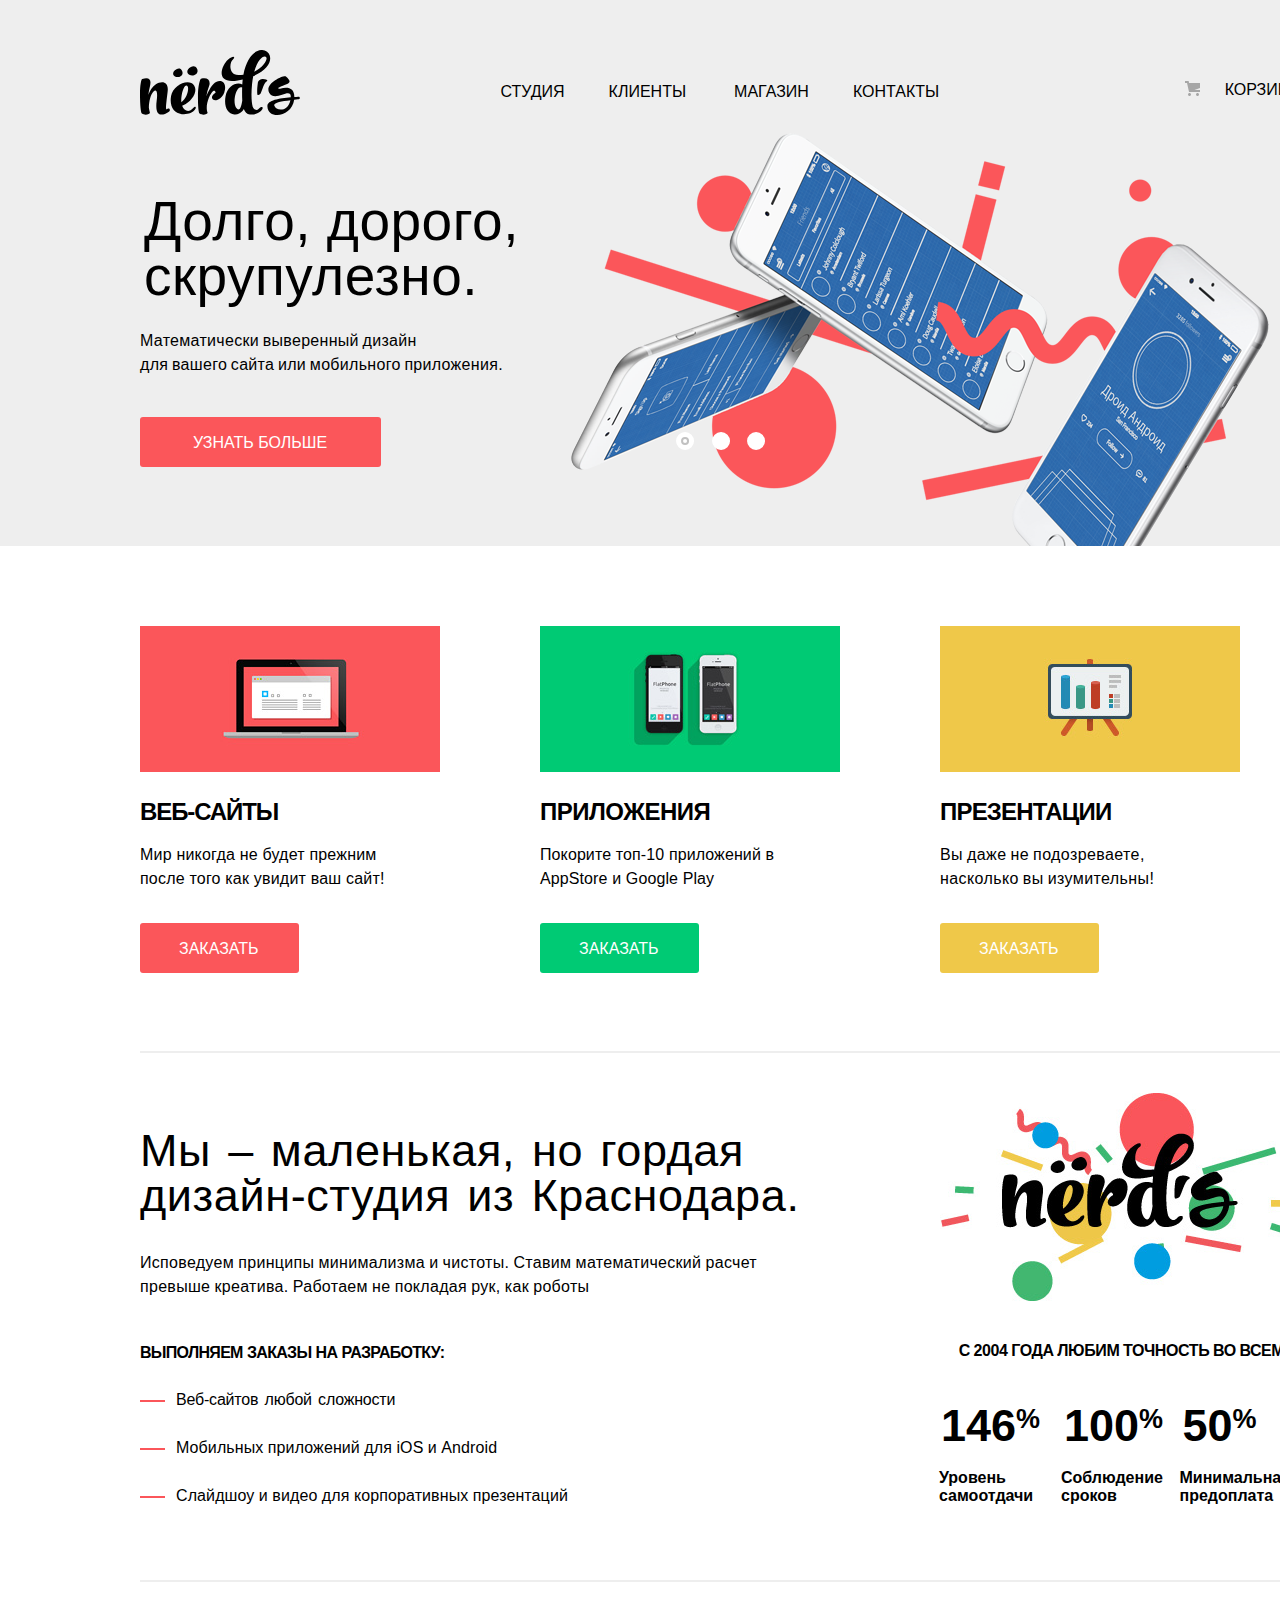
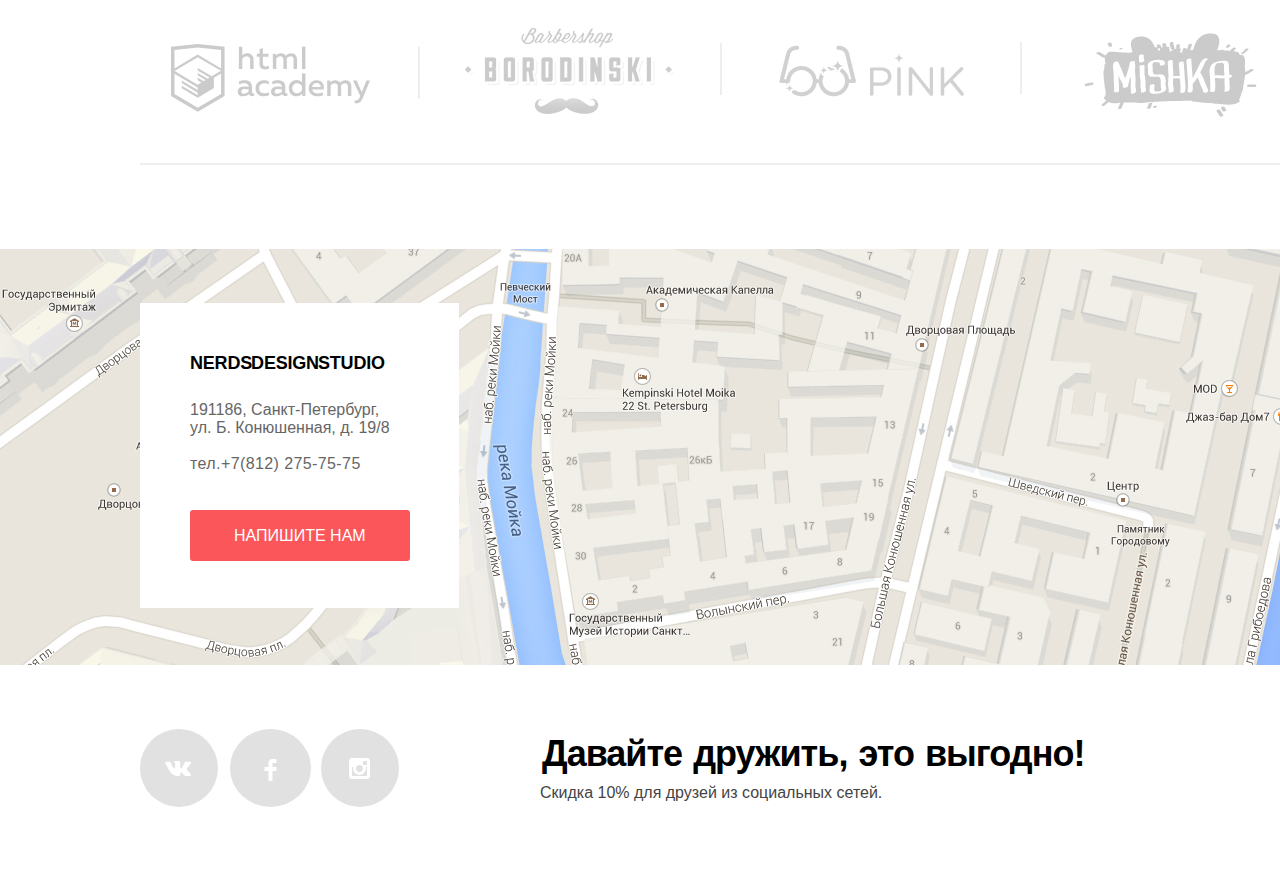
<file: index.html>
<!DOCTYPE html>
<html lang="ru">
    <head>
        <meta charset="utf-8" />
        <title>HTML Academy: Нёрдс</title>
        <link href="css/normalize_mini.css" rel="stylesheet" />
        <link href="css/style_mini.css" rel="stylesheet" />
        <meta name="description" content="Сайт дизайн студии" />
    </head>
    <body class="page-body">
        <header class="main-header">
            <nav class="main-navigation container">
                <a class="main-header-logo">
                    <img src="img/nerds-logo.svg" width="160" height="65" alt="Логотип дизайн-студии Нёрдс" />
                </a>
                <ul class="site-navigation">
                    <li class="nav-item"><a class="nav-link" href="blank.html">Студия</a></li>
                    <li class="nav-item"><a class="nav-link" href="blank.html">Клиенты</a></li>
                    <li class="nav-item"><a class="nav-link" href="catalog.html">Магазин</a></li>
                    <li class="nav-item"><a class="nav-link" href="blank.html">Контакты</a></li>
                </ul>
                <div class="user-navigation">
                    <a class="nav-link bin" href="blank.html">Корзина</a>
                </div>
            </nav>
        </header>
        <main class="main-page">
            <h1 class="visually-hidden">Интернет магазин Nerds</h1>
            <section class="description">
                <ul class="description-list container">
                    <li class="description-item slider-one slide slide-current">
                        <p class="slider-title slider-title-main">Долго, дорого, скрупулезно.</p>
                        <p class="under-slider-main">
                            Математически выверенный дизайн <br />
                            для вашего сайта или мобильного приложения.
                        </p>
                        <a class="button slider-button" href="blank.html">УЗНАТЬ БОЛЬШЕ</a>
                    </li>
                    <li class="description-item slider-two slide">
                        <p class="slider-title slider-title-second">
                            Любим математику <br />
                            как никто другой
                        </p>
                        <p class="under-slider-second">Никакого креатива, только математические формулы для расчета идеальных пропроций</p>
                        <a class="button slider-button" href="blank.html">УЗНАТЬ БОЛЬШЕ</a>
                    </li>
                    <li class="description-item slider-three slide">
                        <p class="slider-title slider-title-third">Только ночь, только хардкор</p>
                        <p class="under-slider-third">Работать днем, как все? Мы против этого. Ближе к полуночи работа только начинается.</p>
                        <a class="button slider-button" href="blank.html">УЗНАТЬ БОЛЬШЕ</a>
                    </li>
                </ul>
                <div class="slider-controls">
                    <button class="toggle-button active" type="button" aria-label="Первый слайд"></button>
                    <button class="toggle-button" type="button" aria-label="Второй слайд"></button>
                    <button class="toggle-button" type="button" aria-label="Третий слайд"></button>
                </div>
            </section>
            <section class="services container border">
                <h2 class="visually-hidden">Услуги</h2>
                <ul class="service-list">
                    <li class="service-item">
                        <img src="img/picture.png" width="300" height="146" alt="веб сайт" />
                        <h3 class="service-title">Веб-сайты</h3>
                        <p class="service-description">
                            Мир никогда не будет прежним<br />
                            после того как увидит ваш сайт!
                        </p>
                        <a class="button red-button" href="blank.html">Заказать</a>
                    </li>
                    <li class="service-item">
                        <img src="img/picture2.png" width="300" height="146" alt="веб сайт" />
                        <h3 class="service-title">Приложения</h3>
                        <p class="service-description">Покорите топ-10 приложений в AppStore и Google Play</p>
                        <a class="button green-button" href="blank.html">Заказать</a>
                    </li>

                    <li class="service-item">
                        <img src="img/picture3.png" width="300" height="146" alt="веб сайт" />
                        <h3 class="service-title">Презентации</h3>
                        <p class="service-description">
                            Вы даже не подозреваете,<br />
                            насколько вы изумительны!
                        </p>
                        <a class="button yellow-button" href="blank.html">Заказать</a>
                    </li>
                </ul>
            </section>
            <section class="about-company container border">
                <h2 class="visually-hidden">О компании</h2>
                <div class="about">
                    <p class="about-description">Мы – маленькая, но гордая дизайн-студия из Краснодара.</p>
                    <p class="about-about">Исповедуем принципы минимализма и чистоты. Ставим математический расчет превыше креатива. Работаем не покладая рук, как роботы</p>
                    <p class="about-list-header">Выполняем заказы на разработку:</p>
                    <ul class="about-list">
                        <li class="about-item">Веб-сайтов любой сложности</li>
                        <li class="about-item">Мобильных приложений для iOS и Android</li>
                        <li class="about-item">Слайдшоу и видео для корпоративных презентаций</li>
                    </ul>
                </div>
                <div class="table">
                    <img src="img/picture4.png" width="375" height="208" alt="логотип" />
                    <table>
                        <caption class="table-header">
                            С 2004 года любим точность во всем:
                        </caption>
                        <tr>
                            <td class="table-item-description">146<sup class="percent">%</sup></td>
                            <td class="table-item-description">100<sup class="percent">%</sup></td>
                            <td class="table-item-description">50<sup class="percent">%</sup></td>
                        </tr>
                        <tr class="table-line">
                            <th class="table-item">Уровень самоотдачи</th>
                            <th class="table-item">Соблюдение сроков</th>
                            <th class="table-item">Минимальная предоплата</th>
                        </tr>
                    </table>
                </div>
            </section>
            <section class="main-partners container border">
                <h2 class="visually-hidden">Партнёры</h2>
                <ul class="partners-list">
                    <li class="partners-item">
                        <a class="partner partner-one" href="https://htmlacademy.ru/intensive/htmlcss"><img src="img/picture5.svg" width="199" height="68" alt="логотип htmlacademy" /></a>
                    </li>
                    <li class="partners-item">
                        <a class="partner partner-two" href="blank.html"><img src="img/picture6.svg" width="209" height="90" alt="логотип барбершопа" /></a>
                    </li>
                    <li class="partners-item">
                        <a class="partner partner-three" href="blank.html"><img src="img/picture7.svg" width="185" height="52" alt="логотип Pink" /></a>
                    </li>
                    <li class="partners-item">
                        <a class="partner partner-four" href="blank.html"><img src="img/picture8.svg" width="173" height="84" alt="логотип Mishka" /></a>
                    </li>
                </ul>
            </section>
            <section class="contacts main-contacts">
                <h2 class="visually-hidden">Контакты</h2>
                <div class="map">
                    <iframe
                        src="https://www.google.com/maps/embed?pb=!1m18!1m12!1m3!1d1998.603625300316!2d30.320858716173465!3d59.93871916905408!2m3!1f0!2f0!3f0!3m2!1i1024!2i768!4f13.1!3m3!1m2!1s0x4696310fca145cc1%3A0x42b32648d8238007!2z0JHQvtC70YzRiNCw0Y8g0JrQvtC90Y7RiNC10L3QvdCw0Y8g0YPQuy4sIDE5LzgsINCh0LDQvdC60YIt0J_QtdGC0LXRgNCx0YPRgNCzLCAxOTExODY!5e0!3m2!1sru!2sru!4v1592513409258!5m2!1sru!2sru"
                    ></iframe>
                </div>
                <img src="img/map.jpg" width="1440" height="416" alt="Карта" />
                <div class="contact-us">
                    <h4 class="contacts-header">NERDS DESIGN STUDIO</h4>
                    <p class="address">
                        191186, Санкт-Петербург,<br />
                        ул. Б. Конюшенная, д. 19/8
                    </p>
                    <a class="address" href="tel:78122757575">тел.+7(812) 275-75-75</a>
                    <a class="button write-us-button" href="blank.html">Напишите нам</a>
                </div>
            </section>
        </main>
        <footer class="footer">
            <section class="main-footer container">
                <div class="social">
                    <ul class="social-list">
                        <li class="social-item">
                            <a class="social-icon vk" href="https://vk.com/"><img src="img/vkicon.svg" width="26" height="15" alt="Наша страница вконтакте" /></a>
                        </li>
                        <li class="social-item">
                            <a class="social-icon fb" href="https://www.facebook.com/"><img src="img/fbicon.svg" width="15" height="22" alt="Наша страница facebook" /></a>
                        </li>
                        <li class="social-item">
                            <a class="social-icon insta" href="https://www.instagram.com/"><img src="img/instaicon.svg" width="21" height="21" alt="Наш instagram" /></a>
                        </li>
                    </ul>
                </div>
                <div>
                    <p class="friendship">Давайте дружить, это выгодно!</p>
                    <p class="offer">Скидка 10% для друзей из социальных сетей.</p>
                </div>
            </section>
        </footer>
        <!-- Здесь будет всплывающая форма -->
        <section class="popup">
            <h2 class="popup-header">Напишите нам</h2>
            <form class="popup-form" action="https://echo.htmlacademy.ru/" method="post">
                <p class="popup-line">
                    <label class="popup-item" for="name">Ваше имя:</label>
                    <input required pattern="^[A-Za-zА-Яа-яЁё\s]+$" class="popup-name" type="text" name="name" id="name" placeholder="Имя Фамилия"/>
                </p>
                <p class="popup-line email">
                    <label class="popup-item" for="email">Ваш email:</label>
                    <input required class="popup-email" type="email" name="email" id="email" placeholder="email@example.com" />
                </p>
                <p class="popup-line">
                    <label class="popup-item" for="comment">Текст письма:</label>
                    <textarea class="popup-text" name="text" rows="10" cols="50" id="comment" placeholder="В свободной форме"></textarea>
                </p>
                <button class="button popup-button" type="submit">Отправить</button>
            </form>
            <button class="close-button" type="button" aria-label="Закрыть"></button>
        </section>
        <script src="js/popup_mini.js"></script>
    </body>
</html>
</file>
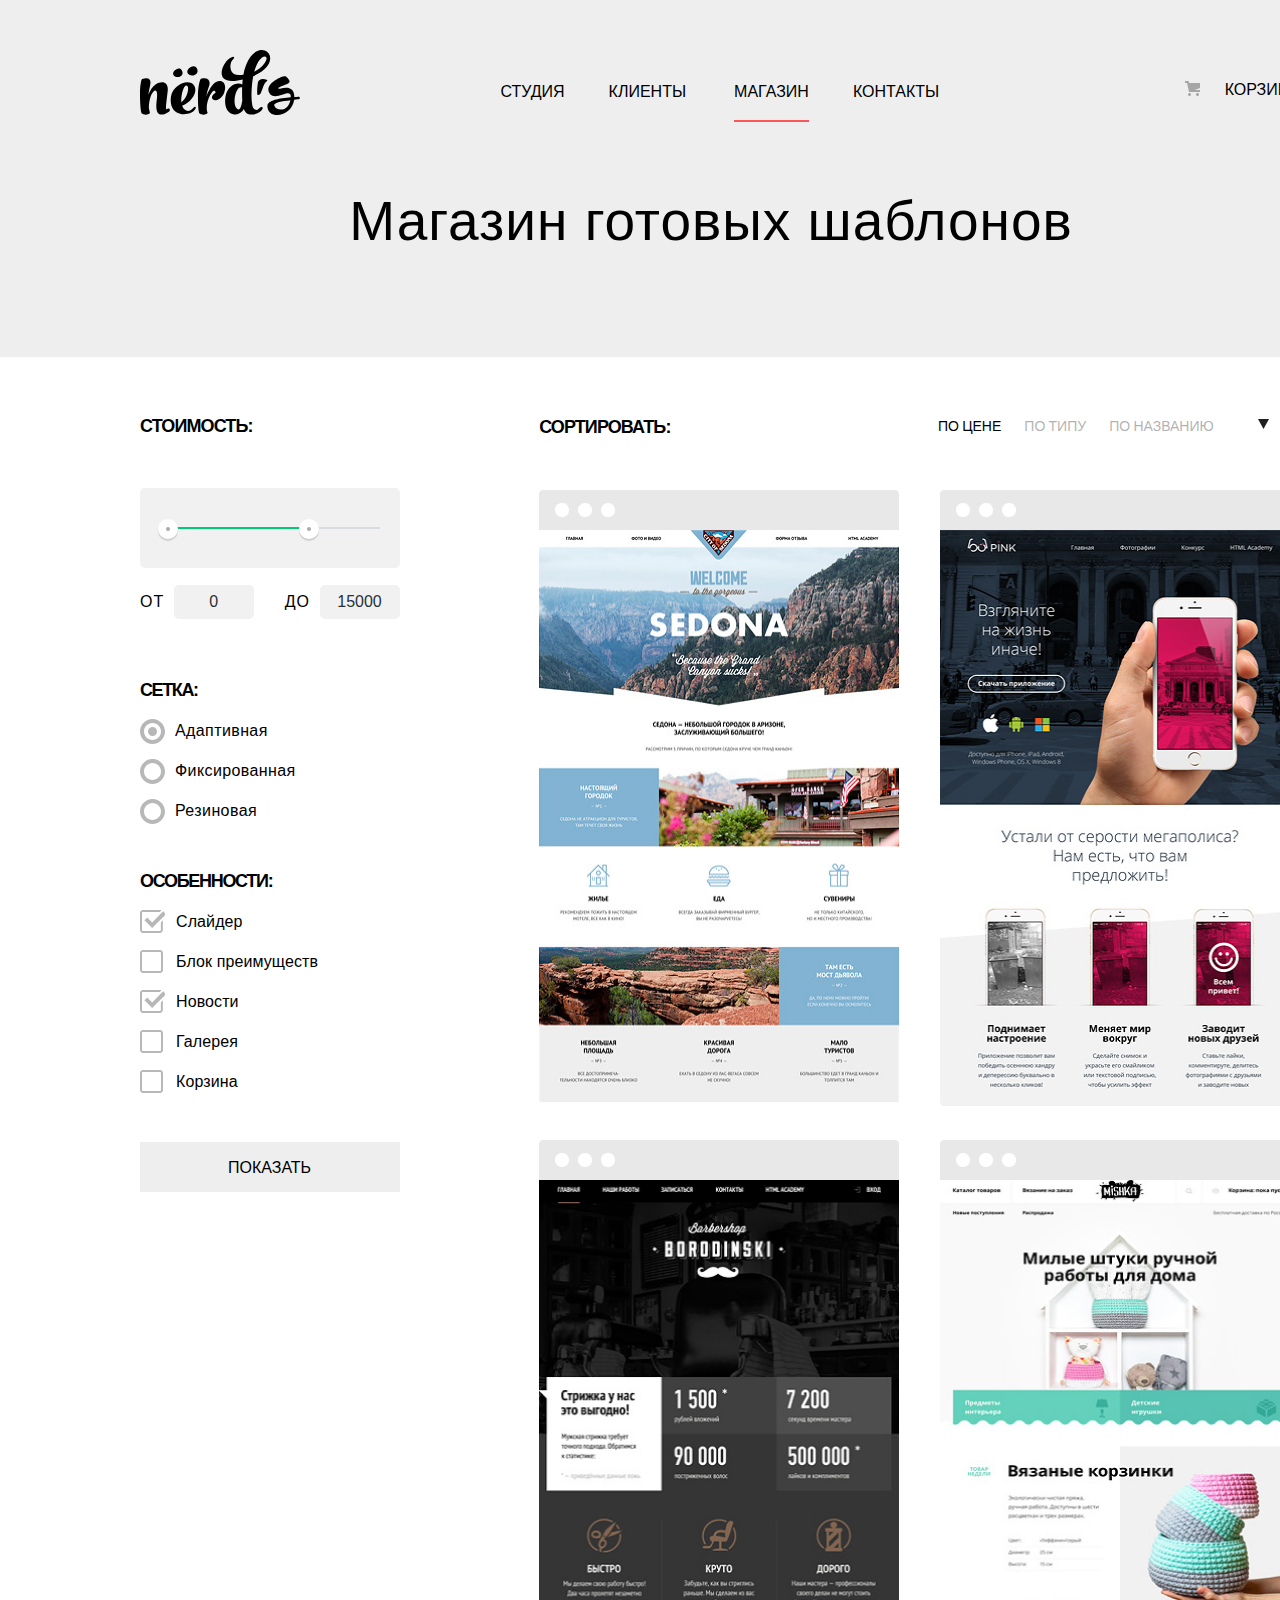
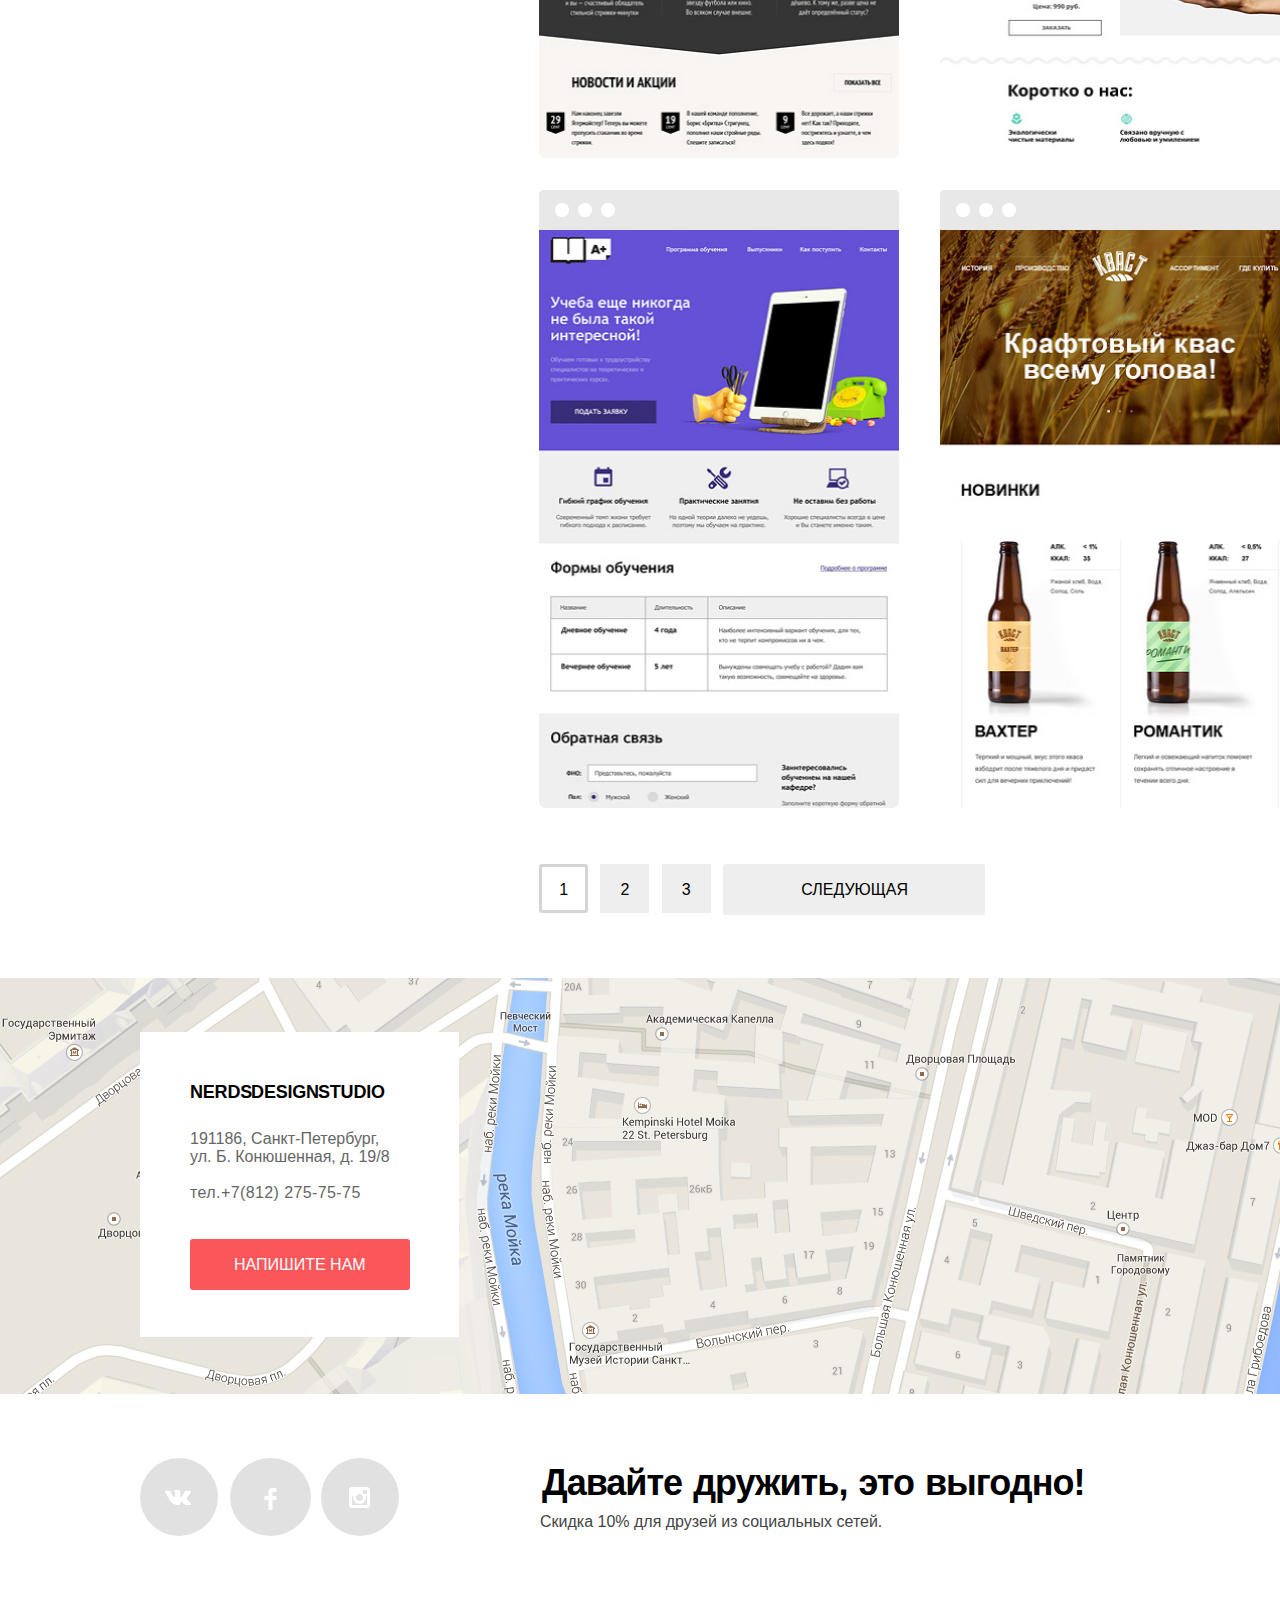
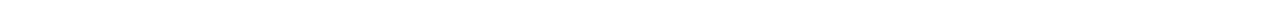
<file: catalog.html>
<!DOCTYPE html>
<html lang="ru">
    <head>
        <meta charset="utf-8" />
        <title>Магазин готовых шаблонов</title>
        <link href="css/normalize_mini.css" rel="stylesheet" />
        <link href="css/style_mini.css" rel="stylesheet" />
    </head>
    <body class="page-body">
        <header class="main-header">
            <nav class="main-navigation container">
                <a class="main-header-logo-catalog" href="index.html">
                    <img src="img/nerds-logo.svg" width="160" height="65" alt="Логотип дизайн-студии Нёрдс»" />
                </a>
                <ul class="site-navigation">
                    <li class="nav-item"><a class="nav-link" href="blank.html">Студия</a></li>
                    <li class="nav-item"><a class="nav-link" href="blank.html">Клиенты</a></li>
                    <li class="nav-item"><a class="nav-link active">Магазин</a></li>
                    <li class="nav-item"><a class="nav-link" href="blank.html">Контакты</a></li>
                </ul>
                <div class="user-navigation">
                    <a class="nav-link bin" href="blank.html">Корзина</a>
                </div>
            </nav>
        </header>
        <main>
            <h1 class="main-title">Магазин готовых шаблонов</h1>
            <section class="main-section container">
                <section class="main-filter">
                    <div class="form-page">
                        <h2 class="visually-hidden">Фильтр</h2>
                        <form action="https://echo.htmlacademy.ru/" method="get">
                            <fieldset class="filter-item">
                                <legend class="text-for-form">Стоимость:</legend>
                                <div class="range-filter">
                                    <div class="range-controls">
                                        <div class="scale">
                                            <div class="bar"></div>
                                        </div>
                                        <div class="toggle toggle-min" tabindex="0"></div>
                                        <div class="toggle toggle-max" tabindex="0"></div>
                                    </div>
                                    <div class="price-controls">
                                        <label class="min-price">от<input type="number" name="min-price" value="0" /></label>
                                        <label class="max-price">до<input type="number" name="max-price" value="15000" /></label>
                                    </div>
                                </div>
                            </fieldset>
                            <fieldset class="radio-item">
                                <legend class="text-form">Сетка:</legend>
                                <ul class="radio-form">
                                    <li class="radiobox-line">
                                        <label class="radio text-for-form">
                                            <input class="radio_input" type="radio" name="net" value="Adaptive" checked />
                                            <span class="radio_box" tabindex="0"></span>
                                            Адаптивная
                                        </label>
                                    </li>
                                    <li class="radiobox-line">
                                        <label class="radio text-for-form">
                                            <input class="radio_input" type="radio" name="net" value="Adaptive" />
                                            <span class="radio_box" tabindex="0"></span>
                                            Фиксированная
                                        </label>
                                    </li>
                                    <li class="radiobox-line">
                                        <label class="radio text-for-form">
                                            <input class="radio_input" type="radio" name="net" value="Adaptive" />
                                            <span class="radio_box" tabindex="0"></span>
                                            Резиновая
                                        </label>
                                    </li>
                                </ul>
                            </fieldset>
                            <fieldset class="checkbox-item">
                                <legend class="text-form">Особенности:</legend>
                                <ul class="checkbox-form">
                                    <li class="checkbox-line">
                                        <label class="check text-for-form">
                                            <input class="check_input" type="checkbox" name="Slider" checked />
                                            <span class="check_box" tabindex="0"></span>
                                            Слайдер
                                        </label>
                                    </li>
                                    <li class="checkbox-line">
                                        <label class="check text-for-form">
                                            <input class="check_input" type="checkbox" name="Block" />
                                            <span class="check_box" tabindex="0"></span>
                                            Блок преимуществ
                                        </label>
                                    </li>
                                    <li class="checkbox-line">
                                        <label class="check text-for-form">
                                            <input class="check_input" type="checkbox" name="News" checked />
                                            <span class="check_box" tabindex="0"></span>
                                            Новости
                                        </label>
                                    </li>
                                    <li class="checkbox-line">
                                        <label class="check text-for-form">
                                            <input class="check_input" type="checkbox" name="Gallery" />
                                            <span class="check_box" tabindex="0"></span>
                                            Галерея
                                        </label>
                                    </li>
                                    <li class="checkbox-line">
                                        <label class="check text-for-form">
                                            <input class="check_input" type="checkbox" name="Bin" />
                                            <span class="check_box" tabindex="0"></span>
                                            Корзина
                                        </label>
                                    </li>
                                </ul>
                            </fieldset>
                            <button class="filter-button" type="submit">ПОКАЗАТЬ</button>
                        </form>
                    </div>
                </section>
                <section class="sort-catalog">
                    <div class="sort-container">
                        <h2 class="visually-hidden">Сортировка</h2>
                        <div>
                            <p class="text-form">Сортировать:</p>
                        </div>
                        <div class="main-sort">
                            <ul class="sort">
                                <li>
                                    <a class="sort-link active" href="#">по цене</a>
                                </li>
                                <li>
                                    <a class="sort-link" href="#">по типу</a>
                                </li>
                                <li>
                                    <a class="sort-link" href="#">по названию</a>
                                </li>
                            </ul>
                            <div class="up-down">
                                <button class="down triangle active" type="button" aria-label="Вверх"></button>
                                <button class="up triangle" type="button" aria-label="Вниз"></button>
                            </div>
                        </div>
                    </div>
                    <h2 class="visually-hidden">Выбор товара</h2>
                    <div class="catalog">
                        <ul class="catalog-list">
                            <li class="catalog-item">
                                <img src="img/sedona.jpg" width="360" height="576" alt="Информационный сайт для туристов" />
                                <div class="product-info" tabindex="0">
                                    <a class="product-item-info" href="blank.html">
                                        <h3 class="product-name">SEDONA</h3>
                                    </a>
                                    <p class="product-description">
                                        Информационнный сайт <br />
                                        для туристов
                                    </p>
                                    <a class="button price-button" href="blank.html">9900 <span>&#8381;</span></a>
                                </div>
                            </li>
                            <li class="catalog-item">
                                <img src="img/pink.jpg" width="358" height="578" alt="Продуктовый лендинг" />
                                <div class="product-info" tabindex="0">
                                    <a class="product-item-info" href="blank.html">
                                        <h3 class="product-name">PINK APP</h3>
                                    </a>
                                    <p class="product-description">Продуктовый лендинг приложения для iOS и Android</p>
                                    <a class="button price-button" href="blank.html">9900 <span>&#8381;</span></a>
                                </div>
                            </li>
                            <li class="catalog-item">
                                <img src="img/barber.jpg" width="358" height="578" alt="Барбершоп" />
                                <div class="product-info" tabindex="0">
                                    <a class="product-item-info" href="blank.html">
                                        <h3 class="product-name">BARBERSHOP</h3>
                                    </a>
                                    <p class="product-description">
                                        Сайт салона красоты. <br />
                                        Для мужчин, да.
                                    </p>
                                    <a class="button price-button" href="blank.html">9900 <span>&#8381;</span></a>
                                </div>
                            </li>
                            <li class="catalog-item">
                                <img src="img/mishka.jpg" width="358" height="578" alt="Интернет-магазин игрушек" />
                                <div class="product-info" tabindex="0">
                                    <a class="product-item-info" href="blank.html">
                                        <h3 class="product-name">MISHKA</h3>
                                    </a>
                                    <p class="product-description">Интернет магазин вязаных игрушек</p>
                                    <a class="button price-button" href="blank.html">9900 <span>&#8381;</span></a>
                                </div>
                            </li>
                            <li class="catalog-item">
                                <img src="img/learn.jpg" width="358" height="578" alt="Повышение квалификации" />
                                <div class="product-info" tabindex="0">
                                    <a class="product-item-info" href="blank.html">
                                        <h3 class="product-name">A PLUS</h3>
                                    </a>
                                    <p class="product-description">Лендинг курсов повышения квалифиакции</p>
                                    <a class="button price-button" href="blank.html">9900 <span>&#8381;</span></a>
                                </div>
                            </li>
                            <li class="catalog-item">
                                <img src="img/kvast.jpg" width="358" height="578" alt="Производитель кваса" />
                                <div class="product-info" tabindex="0">
                                    <a class="product-item-info" href="blank.html">
                                        <h3 class="product-name">КВАСТ</h3>
                                    </a>
                                    <p class="product-description">Промо-сайт производителя крафтового кваса</p>
                                    <a class="button price-button" href="blank.html">9900 <span>&#8381;</span></a>
                                </div>
                            </li>
                        </ul>
                        <div class="pagination">
                            <a class="pagination-item active" href="blank.html">1</a>
                            <a class="pagination-item" href="blank.html">2</a>
                            <a class="pagination-item" href="blank.html">3</a>
                            <button type="button" class="button catalog-button">Следующая</button>
                        </div>
                    </div>
                </section>
            </section>
            <section class="contacts main-contacts">
                <h2 class="visually-hidden">Контакты</h2>
                <div class="map">
                    <iframe
                        src="https://www.google.com/maps/embed?pb=!1m18!1m12!1m3!1d1998.603625300316!2d30.320858716173465!3d59.93871916905408!2m3!1f0!2f0!3f0!3m2!1i1024!2i768!4f13.1!3m3!1m2!1s0x4696310fca145cc1%3A0x42b32648d8238007!2z0JHQvtC70YzRiNCw0Y8g0JrQvtC90Y7RiNC10L3QvdCw0Y8g0YPQuy4sIDE5LzgsINCh0LDQvdC60YIt0J_QtdGC0LXRgNCx0YPRgNCzLCAxOTExODY!5e0!3m2!1sru!2sru!4v1592513409258!5m2!1sru!2sru"
                    ></iframe>
                </div>
                <img src="img/map.jpg" width="1440" height="416" alt="Карта" />
                <div class="contact-us">
                    <h4 class="contacts-header">NERDS DESIGN STUDIO</h4>
                    <p class="address">
                        191186, Санкт-Петербург,<br />
                        ул. Б. Конюшенная, д. 19/8
                    </p>
                    <a class="address" href="tel:78122757575">тел.+7(812) 275-75-75</a>
                    <a class="button write-us-button" href="blank.html">Напишите нам</a>
                </div>
            </section>
        </main>
        <footer class="footer">
            <section class="main-footer container">
                <div class="social">
                    <ul class="social-list">
                        <li class="social-item">
                            <a class="social-icon vk" href="https://vk.com/"><img src="img/vkicon.svg" width="26" height="15" alt="Наша страница вконтакте" /></a>
                        </li>
                        <li class="social-item">
                            <a class="social-icon fb" href="https://www.facebook.com/"><img src="img/fbicon.svg" width="15" height="22" alt="Наша страница facebook" /></a>
                        </li>
                        <li class="social-item">
                            <a class="social-icon insta" href="https://www.instagram.com/"><img src="img/instaicon.svg" width="21" height="21" alt="Наш instagram" /></a>
                        </li>
                    </ul>
                </div>
                <div>
                    <p class="friendship">Давайте дружить, это выгодно!</p>
                    <p class="offer">Скидка 10% для друзей из социальных сетей.</p>
                </div>
            </section>
        </footer>
        <!-- Здесь будет всплывающая форма -->
        <section class="popup">
            <h2 class="popup-header">Напишите нам</h2>
            <form class="popup-form" action="https://echo.htmlacademy.ru/" method="post">
                <p class="popup-line">
                    <label class="popup-item" for="name">Ваше имя:</label>
                    <input pattern="^[A-Za-zА-Яа-яЁё\s]+$" class="popup-name" type="text" name="name" id="name" placeholder="Имя Фамилия"/>
                </p>
                <p class="popup-line email">
                    <label class="popup-item" for="email">Ваш email:</label>
                    <input class="popup-email" type="email" name="email" id="email" placeholder="email@example.com" />
                </p>
                <p class="popup-line">
                    <label class="popup-item" for="comment">Текст письма:</label>
                    <textarea class="popup-text" name="text" rows="10" cols="50" id="comment" placeholder="В свободной форме"></textarea>
                </p>
                <button class="button popup-button" type="submit">Отправить</button>
            </form>
            <button class="close-button" type="button" aria-label="Закрыть"></button>
        </section>
        <script src="js/popup_mini.js"></script>
    </body>
</html>
</file>
<file: css/style_mini.css>
@font-face{font-family:Roboto,Arial,sans-serif;font-style:normal;font-weight:400;src:local("Roboto"),local("Roboto-Regular"),url(../fonts/roboto-v20-latin_cyrillic-regular.woff2) format("woff2"),url(../fonts/roboto-v20-latin_cyrillic-regular.woff) format("woff")}@font-face{font-family:Roboto,Arial,sans-serif;font-style:normal;font-weight:500;src:local("Roboto Medium"),local("Roboto-Medium"),url(../fonts/roboto-v20-latin_cyrillic-500.woff2) format("woff2"),url(../fonts/roboto-v20-latin_cyrillic-500.woff) format("woff")}@font-face{font-family:Roboto,Arial,sans-serif;font-style:normal;font-weight:700;src:local("Roboto Bold"),local("Roboto-Bold"),url(../fonts/roboto-v20-latin_cyrillic-700.woff2) format("woff2"),url(../fonts/roboto-v20-latin_cyrillic-700.woff) format("woff")}*,::after,::before{box-sizing:border-box}.visually-hidden{position:absolute;width:1px;height:1px;margin:-1px;border:0;padding:0;clip:rect(0 0 0 0);overflow:hidden}:root{--grey:#c1c1c1;--light-grey:#eeeeee;--medium-grey:#dfdfdf;--dark-grey:#d5d5d5;--black:#000000;--light-red:#fb565a;--medium-red:#e74246;--dark-red:#d7373b;--light-yellow:#efc849;--medium-yellow:#eab534;--dark-yellow:#e5a722;--light-green:#00ca74;--medium-green:#00bc6c;--dark-green:#00aa62;--white:#ffffff;--dark:#283136;--medium-dark:#444444;--light-dark:#666666;--for-shop:#4d4d4d;--extra-light-grey:#dfdfdf;--twice-extra-light-grey:#d5d5d5;--color-1:#d7dcde;--color-2:#b4b9bb;--color-3:#f1f1f1;--color-4:#ababab;--color-5:#cfcfcf;--color-6:#e1e1e1;--color-red-button:#E37376;--color-green-button:#4CC391;--color-yellow-button:#EFCA7A;--color-form-button:#959595}html{height:100%}.page-body{min-height:100%;display:grid;grid-template-rows:min-content 1fr min-content;align-content:start}.container{width:1200px;margin:0 auto;padding:0 20px}body{margin:0;padding:0;font-family:Roboto,Arial,sans-serif;font-size:16px;line-height:24px;font-weight:400;min-width:1200px}a{text-decoration:none}.main-header{background-color:var(--light-grey);padding-top:50px}.main-navigation{font-size:16px;line-height:30px;font-weight:500;text-transform:uppercase;color:var(--black);display:flex;justify-content:space-between}.main-header-logo{min-width:160px;height:65px}.main-header-logo:focus,.main-header-logo:hover{opacity:1}.main-header-logo-catalog:active{opacity:.3}.site-navigation{list-style:none;padding:0;display:flex;flex-wrap:wrap;margin:0;padding-top:27px;padding-right:40px}.user-navigation{margin-top:-2px}.nav-link{display:block}.nav-link.active{border-bottom:2px solid var(--light-red);padding-bottom:13px}.bin.active{border-bottom:2px solid var(--light-red);padding-bottom:13px}.nav-item:not(:last-child){padding-right:44px}.nav-item:nth-child(2){padding-right:48px}.nav-link:link{color:var(--black)}.bin:focus,.bin:hover,.nav-link:focus,.nav-link:hover{color:var(--light-red)}.nav-link:active{color:var(--black);mix-blend-mode:normal;opacity:.3}.bin:active::before{opacity:1}.bin{position:relative;padding-top:27px;padding-left:45px}.bin::before{content:"";position:absolute;width:15px;height:15px;background-image:url(../img/cart.svg);background-repeat:no-repeat;background-position:0 0;right:100px;top:33px}.main-title{text-align:center;min-width:745px;padding-top:69px;padding-bottom:108px;padding-right:257px;padding-left:239px;min-height:55px;background-color:var(--light-grey);letter-spacing:1px}.description{background-color:var(--light-grey);position:relative}.description-list{list-style:none;background-color:var(--light-grey)}.description-item{background-repeat:no-repeat;min-width:1157px;min-height:431px;display:block}.slide{display:none}.slide-current{display:block}.slider-one{background-image:url(../img/slide1.png);background-position-x:397px;background-position-y:0}.slider-two{background-image:url(../img/slide2.png);background-position-x:397px;background-position-y:0}.slider-three{background-image:url(../img/slide3.png);background-position-x:397px;background-position-y:0}.slider-controls{text-align:center;position:absolute;top:316px;left:50.5%;transform:translateX(-50%)}.toggle-button{padding:0;margin-right:13px;width:18px;height:18px;background-color:var(--white);border:2px solid var(--white);border-radius:50%;cursor:pointer;position:relative}.toggle-button.active::before{content:"";padding:0;width:8px;height:8px;background-color:transparent;border:2px solid var(--grey);border-radius:50%;cursor:pointer;position:absolute;top:3px;left:3px}.main-title,.slider-title{font-size:55px;line-height:55px;color:var(--black);font-weight:500;font-style:normal;margin:0}.slider-title-main{min-width:538px;padding-top:79px;padding-right:622px;margin-bottom:25px;padding-left:4px;letter-spacing:.5px}.under-slider-main{min-width:400px;padding-right:740px;margin:0;margin-bottom:54px;letter-spacing:.3px;word-spacing:-1px}.slider-title-second{min-width:538px;padding-top:78px;padding-right:622px;margin-bottom:37px}.under-slider-second{min-width:416px;padding-right:740px;margin:0;margin-bottom:37px}.slider-title-third{min-width:538px;padding-top:78px;padding-right:722px;margin-bottom:37px}.under-slider-third{min-width:416px;padding-right:800px;margin:0;margin-bottom:42px}.button{min-width:160px;font-size:16px;line-height:18px;font-weight:500;text-transform:uppercase;text-align:center;color:var(--white);background:var(--light-red);border-radius:3px;padding-top:17px;padding-bottom:16px;padding-left:15px;padding-right:15px;padding-left:39px;padding-right:40px}.slider-button{min-width:240px;text-transform:none;padding-left:53px;padding-right:54px}.button:focus,.button:hover{background-color:var(--medium-red)}.button:active{background-color:var(--dark-red);box-shadow:inset 0 3px 0 rgba(0,1,1,.1);color:var(--color-red-button)}.green-button{background:var(--light-green);min-width:160px}.green-button:focus,.green-button:hover{background:var(--medium-green)}.green-button:active{background:var(--dark-green);box-shadow:inset 0 3px 0 rgba(0,1,1,.1);color:var(--color-green-button)}.yellow-button{background:var(--light-yellow);min-width:160px}.yellow-button:focus,.yellow-button:hover{background:var(--medium-yellow)}.yellow-button:active{background:var(--dark-yellow);box-shadow:inset 0 3px 0 rgba(0,1,1,.1);color:var(--color-yellow-button)}.write-us-button{min-width:219px;display:inline-block;vertical-align:top;margin-bottom:47px;padding-left:44px;padding-right:44px;margin-left:50px}.services{padding-top:80px;padding-bottom:95px}.service-list{display:grid;grid-template-columns:300px 300px 300px;column-gap:100px;align-items:start;list-style:none;margin:0;padding:0}.service-title{text-transform:uppercase;font-size:24px;line-height:30px;font-weight:700;color:var(--black);margin:0;padding-top:18px;margin-bottom:16px}.service-item:first-child .service-title{letter-spacing:-1.1px}.service-item:nth-child(2) .service-title{letter-spacing:-.5px}.service-item:last-child .service-title{letter-spacing:-.8px}.service-description{margin:0;margin-bottom:46px}.service-item:first-child .service-description{letter-spacing:.2px}.service-item:nth-child(2) .service-description{word-spacing:.1px;letter-spacing:.1px}.service-item:last-child .service-description{word-spacing:-.8px;letter-spacing:.4px}.border{position:relative}.border::after{content:"";position:absolute;bottom:3px;left:20px;right:20px;border:1px solid var(--light-grey)}.main-partners.border::after{bottom:4px}.about-company{display:flex;align-items:start;list-style:none;min-width:1200px;padding-bottom:53px}.about{display:flex;flex-wrap:wrap;align-items:stretch}.about-description{font-weight:500;font-size:45px;line-height:45px;color:var(--black);min-width:651px;margin:0;padding-top:72px;margin-bottom:33px;padding-right:45px;letter-spacing:.6px;word-spacing:4px}.about-list{display:flex;align-items:stretch;list-style:none;flex-wrap:wrap;margin:0;padding-left:32px}.about-about{margin:0;min-width:646px;margin-bottom:42px;padding-right:155px;letter-spacing:.3px;word-spacing:-.5px}.about-item{min-width:399px;margin-bottom:24px;padding-left:4px;position:relative}.about-item:first-child{word-spacing:2px;letter-spacing:-.2px}.about-item:nth-child(2){word-spacing:-.1px;letter-spacing:.1px}.about-item:last-child{word-spacing:-.1px;letter-spacing:.1px}.about-item::before{content:"";position:absolute;bottom:10px;left:-32px;width:25px;border:1px solid var(--light-red)}.about-list-header{margin-top:0;margin-bottom:23px;font-weight:700;text-transform:uppercase;min-width:306px;letter-spacing:-.7px;word-spacing:.5px}.table{display:flex;flex-wrap:wrap;min-width:374px;min-height:412px;padding-top:37px}.table img{padding-left:14px;margin-bottom:38px}.table-header{font-weight:700;text-transform:uppercase;text-align:center;color:var(--black);min-width:358px;margin-bottom:28px;padding-left:22px;word-spacing:-.4px;letter-spacing:-.4px}.table-item-description{font-weight:700;font-size:45px;line-height:64px;color:var(--black);padding-left:13px;padding-bottom:8px}.table-item-description:nth-child(2){padding-left:18px}.percent{font-weight:700;font-size:26px;line-height:40px;color:var(--black);font-size:60%}.table-item{font-size:16px;line-height:18px;text-align:left;max-height:37px;padding-left:10px}.table-item:first-child{max-width:119px;padding-left:11px}.table-item:nth-child(2){max-width:125px;padding-left:15px}.table-item:last-child{max-width:135px}.main-partners{padding-top:46px;padding-bottom:44px;margin-bottom:80px}.partners-list{list-style:none;margin:0;padding:0;display:flex;flex-wrap:wrap;align-items:center;justify-content:space-between}.partner-one{padding-left:31px;padding-right:95px}.partner-two{padding-right:104px}.partner-three{padding-right:120px}.partner-four{padding-right:43px}.partner{opacity:.2}.partners-item{position:relative}.partners-item:nth-child(1){margin-top:6px}.partners-item:nth-child(2){margin-top:-3px}.partners-item:nth-child(3){margin-top:-8px}.partners-item:not(:last-child)::after{content:"";position:absolute;width:0;height:52px;border-right:2px solid var(--light-grey);right:70px}.partners-item:nth-child(1)::after{bottom:20px;right:45px}.partners-item:nth-child(2)::after{bottom:30px;right:56px}.partners-item:nth-child(3)::after{bottom:10px;right:62px}.partner:focus,.partner:hover{opacity:1}.partner:active{opacity:.1}.contacts{display:flex;flex-direction:column;position:relative;margin-bottom:64px}.catalog-contacts{padding-top:60px}.contact-us{width:319px;max-height:100%;position:absolute;left:50%;top:54px;transform:translateX(-580px);background-color:var(--white)}.contacts-header{font-weight:700;font-size:18px;line-height:30px;text-transform:uppercase;color:var(--black);margin-bottom:23px;margin-top:0;padding-top:45px;padding-left:50px;word-spacing:-5.7px;letter-spacing:-.2px}p.address{margin-top:0;margin-bottom:18px;padding-left:50px;padding-right:39px}a.address{display:block;margin-bottom:37px;padding-left:50px;padding-right:39px;letter-spacing:.4px}.address{font-size:16px;line-height:18px;color:var(--light-dark);min-width:230px}.footer{margin-bottom:68px}.main-footer{display:flex}.social-list{list-style:none;margin:0;display:flex;padding:0}.social-item:first-child{padding-right:12px}.social-item:nth-child(2){padding-right:10px}.social-icon{min-width:78px;height:78px;background-color:var(--color-6);border-radius:50%;display:inline-block;vertical-align:top}.vk img{padding-top:32px;padding-bottom:31px;padding-left:25px;padding-right:27px;box-sizing:content-box}.fb img:active,.insta img:active,.vk img:active{opacity:.3}.fb img{padding-top:30px;padding-bottom:26px;padding-left:33px;padding-right:33px;box-sizing:content-box}.insta img{padding-top:29px;padding-bottom:28px;padding-left:28px;padding-right:29px;box-sizing:content-box}.social-icon:focus,.social-icon:hover{background-color:var(--medium-red)}.social-icon:active{background:var(--dark-red);box-shadow:inset 0 3px 0 rgba(0,1,1,.1)}.friendship{font-weight:700;font-size:36px;line-height:36px;color:var(--black);padding-left:143px;margin-bottom:10px;margin-top:0;padding-top:7px;min-width:660px;letter-spacing:-1px;word-spacing:2px}.offer{font-size:16px;line-height:22px;color:var(--medium-dark);padding-left:141px;min-width:373px;margin:0}.popup{width:960px;min-height:590px;position:fixed;top:calc(50% - 295px);right:0;left:0;bottom:auto;margin:auto;text-align:center;color:var(--black);background-color:var(--white);box-shadow:0 20px 40px rgba(0,0,0,.4);display:none;padding:68px 100px 84px;letter-spacing:-1px}.popup-show{display:block;animation-name:bounce;animation-duration:.6s}.popup-error{animation-name:shake;animation-duration:.6s}.popup-header{font-weight:700;font-size:45px;line-height:53px;color:var(--black);text-align:left;margin:0;margin-bottom:37px}.popup-form{display:flex;flex-wrap:wrap}.popup-line{display:flex;flex-direction:column;align-items:flex-start;margin:0;margin-bottom:33px}.email{padding-left:40px}textarea{min-width:760px;max-height:118px;margin-bottom:13px;margin-right:99px}.catalog-button,.popup-button{border:none}.popup-item{font-weight:700;font-size:16px;line-height:18px;color:var(--black);margin-bottom:8px;letter-spacing:-.1px}.popup-item textarea{letter-spacing:-.2px}.popup-button{min-width:259px;padding-left:83px;padding-right:83px}.close-button{opacity:.3;position:absolute;top:78px;right:90px;width:21px;height:21px;background-color:transparent;border:0;cursor:pointer}.close-button::after,.close-button::before{content:"";position:absolute;top:10px;left:2px;width:21px;height:3px;background-color:var(--light-red)}.close-button::before{transform:rotate(45deg)}.close-button::after{transform:rotate(-45deg)}.close-button:focus,.close-button:hover{color:var(--light-red);opacity:1}.close-button:active{color:var(--light-red);opacity:.1}input[type=email],input[type=text]{min-width:360px}input[type=text],textarea{letter-spacing:.1px}input[type=email],input[type=text],textarea{font-size:16px;line-height:18px;mix-blend-mode:normal;opacity:.5;color:var(--medium-dark);padding:16px;border:1px solid var(--color-1);box-sizing:border-box;border-radius:3px}textarea{padding-left:17px}input[type=email]:hover,input[type=text]:hover,textarea:hover{border:1px solid var(--color-2)}input[type=email]:focus,input[type=text]:focus,textarea:focus{opacity:1;border:1px solid var(--black)}.popup-line input[type=email]:invalid:not(:placeholder-shown),.popup-line input[type=text]:invalid:not(:placeholder-shown){opacity:1;border:1px solid var(--medium-red);color:var(--medium-red)}.text-form{font-weight:700;font-size:18px;line-height:30px;color:var(--black);text-transform:uppercase;margin:0;margin-bottom:14px}.sort-container .text-form{letter-spacing:-.9px}.text-for-form{font-size:16px;line-height:19px;margin-bottom:50px;letter-spacing:.4px}.text-for-form:disabled{opacity:.3}.form-page{width:25.5%;display:flex;padding-right:139px}input[type=number]{-moz-appearance:textfield;margin:0}.filter-item{margin:0;padding:0;border:none;box-sizing:content-box;margin-bottom:2px}.range-filter{width:260px;box-sizing:content-box;margin-bottom:54px}.filter-item legend{font-size:18px;line-height:24px;text-transform:uppercase;font-weight:700;box-sizing:content-box;letter-spacing:-.9px}.range-controls{position:relative;height:41px;background-color:var(--color-3);border-radius:5px;margin-bottom:17px;padding-top:39px;padding-right:20px;padding-left:20px;box-sizing:content-box}.range-controls .scale{height:2px;background:var(--color-1)}.range-controls .bar{height:2px;background:var(--light-green);width:65%;margin-left:5%}.range-controls .toggle{position:absolute;top:31px;left:0;width:4px;height:4px;padding:0;border:8px solid var(--white);background-color:var(--color-4);border-radius:50%;box-shadow:0 2px 1px 0 var(--color-5);cursor:pointer;box-sizing:content-box}.range-controls .toggle-min{left:7%}.range-controls .toggle-max{left:61%}.price-controls{display:flex;justify-content:space-between}.price-controls label{text-transform:uppercase;font-family:Roboto,Arial,sans-serif;font-size:16px;letter-spacing:1px}.price-controls input{width:80px;padding:8px;padding-right:1px;padding-left:15px;margin-left:10px;text-align:center;color:var(--dark);border:none;border-radius:5px;background:var(--color-3);font-family:inherit;font-size:inherit}.radio-item{margin-bottom:27px;border:none;padding:0;padding-left:0;letter-spacing:-1.4px;margin-left:0;margin-right:0}.radio-form{list-style:none;margin:0;padding:0}.radiobox-line{padding-bottom:16px}.radio{padding-left:35px}.radio_input{position:absolute;-webkit-appearance:none;-moz-appearance:none}.radio_box{position:absolute;width:25px;height:25px;margin-left:-35px;background-image:url(../img/radiooffquiet.svg);background-repeat:no-repeat}.radio_input:checked+.radio_box{background-image:url(../img/radioonquiet.svg);background-repeat:no-repeat}.radio_input:focus+.radio_box,.radio_input:hover+.radio_box{background-image:url(../img/radiooff.svg);background-repeat:no-repeat}.radio_input:checked:focus+.radio_box,.radio_input:checked:hover+.radio_box{background-image:url(../img/radioon.svg);background-repeat:no-repeat}.radio_input:disabled+.radio_box{background-image:url(../img/radiooffdisabled.svg);background-repeat:no-repeat}.radio_input:checked:disabled+.radio_box{background-image:url(../img/radioondisabled.svg);background-repeat:no-repeat}.checkbox-item{border:none;padding:0;letter-spacing:-1.3px;margin-left:0;margin-right:0}.checkbox-form{list-style:none;margin:0;padding:0;margin-bottom:32px}.checkbox-line{padding-bottom:16px}.checkbox-line:nth-child(1){letter-spacing:.1px}.check{padding-left:36px;letter-spacing:.1px}.check_input{position:absolute;-webkit-appearance:none;-moz-appearance:none}.check_box{position:absolute;width:25px;height:25px;margin-left:-36px;background-image:url(../img/checkboxoffquiet.svg);background-repeat:no-repeat}.check_input:checked+.check_box{background-image:url(../img/checkboxonquiet.svg);background-repeat:no-repeat}.check_input:focus+.check_box,.check_input:hover+.check_box{background-image:url(../img/checkboxoff.svg);background-repeat:no-repeat}.check_input:checked:focus+.check_box,.check_input:checked:hover+.check_box{background-image:url(../img/checkboxon.svg);background-repeat:no-repeat}.check_input:disabled+.check_box{background-image:url(../img/checkboxoffdisabled.svg);background-repeat:no-repeat}.check_input:checked:disabled+.check_box{background-image:url(../img/checkboxondisabled.svg);background-repeat:no-repeat}.main-section{display:flex}.main-filter{padding-top:57px}.sort-catalog{padding-top:55px;width:765px;margin-bottom:63px}.sort-container{max-height:31px;margin-bottom:46px;display:flex;justify-content:space-between}.main-sort{display:flex;padding-top:2px}.sort{list-style:none;margin:0;padding:0;display:flex;justify-content:space-between}.sort-link{font-size:14px;line-height:18px;color:var(--black);text-transform:uppercase;opacity:.3;padding-right:23px;word-spacing:-.6px}.sort-link:focus,.sort-link:hover{opacity:.6}.sort-link:active{opacity:1}.sort-link.active{color:var(--black);opacity:1}.up-down{padding-left:11px}.up-down button{padding:0;margin-left:6px;width:20px;height:20px;background-color:var(--white);opacity:.2;border:none}.down{background-image:url(../img/icondown.svg);background-repeat:no-repeat;background-position:center}.up{background-image:url(../img/iconup.svg);background-repeat:no-repeat;background-position:center}.down:focus,.down:hover,.up:focus,.up:hover{opacity:.6}.down:active,.up:active{opacity:1}.triangle.active{color:var(--black);opacity:1}.catalog-list{list-style:none;margin:0;padding:0;display:flex;flex-wrap:wrap;min-width:765px;margin-bottom:25px}.catalog{min-width:720px;padding:0}.catalog-item{margin-bottom:31px;padding-top:41px;display:flex;flex-direction:column;position:relative;border-radius:0 0 7px 7px}.catalog-item:nth-child(2n-1){margin-right:41px}.catalog-item::before{content:"";position:absolute;width:360px;height:40px;background-image:url(../img/browser1.png);background-repeat:no-repeat;background-position:0 0;top:1px;opacity:.12}.catalog-item:focus,.catalog-item:hover{box-shadow:0 6px 15px rgba(0,1,1,.25)}.catalog-item:focus::before,.catalog-item:hover::before{opacity:1}.catalog-item:focus-within .product-info,.catalog-item:hover .product-info{clip:auto;overflow:visible}.catalog-item img{min-width:360px;border-radius:inherit}.filter-button{min-width:260px;padding-left:88px;padding-right:89px;background-color:var(--light-grey);color:var(--black);border:none;font-weight:500;font-size:16px;line-height:18px;padding-top:17px;padding-bottom:15px}.catalog-button{min-width:260px;background-color:var(--light-grey);color:var(--black);padding-left:78px;padding-right:77px}.catalog-button:focus,.catalog-button:hover,.filter-button:focus,.filter-button:hover{background-color:var(--extra-light-grey)}.catalog-button:active,.filter-button:active{background-color:var(--twice-extra-light-grey);color:var(--color-form-button)}.product-item-info:link{color:var(--black)}.product-name{text-align:center;font-weight:700;font-size:18px;line-height:30px;color:var(--black);text-transform:uppercase;margin:0;margin-bottom:13px;letter-spacing:-1.1px}.product-name:focus,.product-name:hover{color:var(--light-red)}.product-name:active{opacity:.3;color:var(--black)}.product-info{min-width:360px;max-height:578px;background-color:var(--light-grey);box-sizing:content-box;position:absolute;bottom:0;border-radius:0 0 7px 7px;padding:26px 0 56px;clip:rect(0 0 0 0);overflow:hidden}.product-item-info{padding-left:0 145px 0;margin:0;box-sizing:content-box}.product-description{font-size:16px;line-height:18px;color:var(--light-dark);text-align:center;display:flex;flex-wrap:wrap;justify-content:center;min-width:255px;margin:0;padding-left:47px;padding-right:53px;margin-bottom:45px;box-sizing:content-box;letter-spacing:-.6px;word-spacing:5.1px}.price-button{min-width:250px;padding-left:71px;padding-right:81px;margin-left:80px}.pagination-item{min-width:50px;min-height:50px;background-color:var(--light-grey);color:var(--black);padding-left:20px;padding-right:20px;padding-top:17px;padding-bottom:15px;margin-right:8px;font-size:16px;line-height:18px;font-weight:500;text-align:center}.pagination-item:hover,.pahination-item:focus{background-color:var(--extra-light-grey)}.pagination-item:active{background:var(--dark-grey);box-shadow:inset 0 3px 0 rgba(0,1,1,.1);border-radius:3px;color:var(--color-form-button)}.pagination-item.active{background:rgba(0,0,0,.0001);border:3px solid var(--dark-grey);box-sizing:border-box;border-radius:3px;padding:14px 17px 12px}.map{width:100%;height:100%;position:absolute}.map img{display:block}.map iframe{border:none;width:100%;height:100%}@keyframes bounce{0%{transform:translateY(-2000px)}70%{transform:translateY(30px)}90%{transform:translateY(-10px)}100%{transform:translateY(0)}}@keyframes shake{0%,100%{transform:translateX(0)}10%,30%,50%,70%,90%{transform:translateX(-10px)}20%,40%,60%,80%{transform:translateX(10px)}}
</file>
